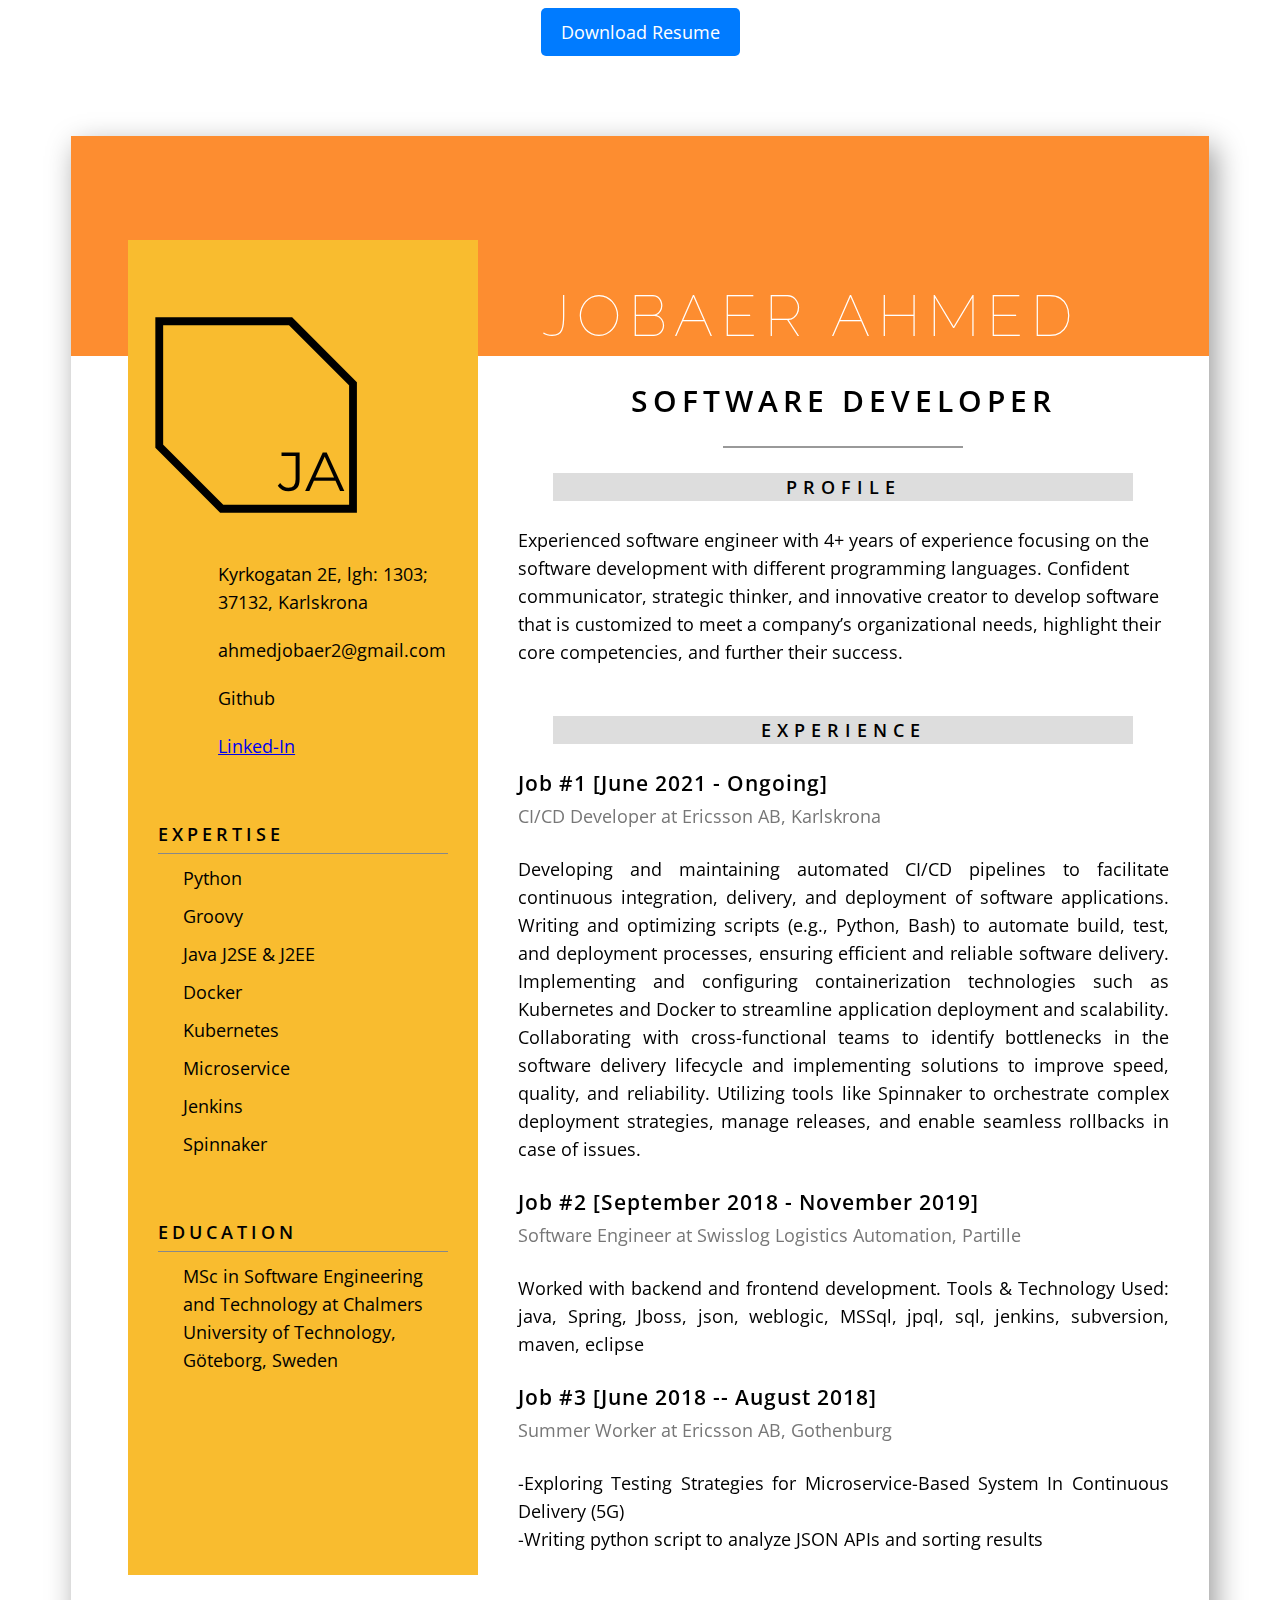
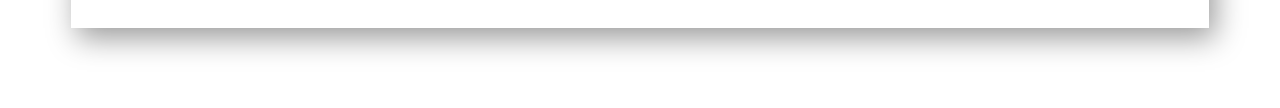
<file: work_info/resume.html>
<!DOCTYPE html>
<html lang="en">
    <head>
        <meta charset="UTF-8">
        <meta name="viewport" content="width=device-width, initial-scale=1.0">
        <title>Resume</title>
        <!-- Add the link to your Stylus CSS file here -->
        <link href="../css/resume_css.css" rel="stylesheet" />
        <!-- Add other font links and meta tags as needed -->
        <link href='https://fonts.googleapis.com/css?family=Open+Sans:300,400,600' rel='stylesheet' type='text/css'>
        <link href='https://fonts.googleapis.com/css?family=Raleway:100' rel='stylesheet' type='text/css'>
        <link href='https://fonts.googleapis.com/css?family=Montserrat' rel='stylesheet' type='text/css'>
    </head>
    <body>
        <div class="rela-block download-btn-container">
            <a href="ResumeOfJobaerAhmed.pdf" class="btn" download>Download Resume</a>
        </div>
        <div class="rela-block page">
            <div class="rela-block top-bar">
                <div class="caps name"><div class="abs-center">Jobaer Ahmed</div></div>
            </div>
            <div class="side-bar">
                <div class="mugshot">
                    <div class="logo">
                        <svg viewbox="0 0 80 80" class="rela-block logo-svg">
                            <path d="M 10 10 L 52 10 L 72 30 L 72 70 L 30 70 L 10 50 Z" stroke-width="2.5" fill="none"/>
                        </svg>
                        <p class="logo-text">JA</p>
                    </div>
                </div>
                <p class="rela-block social address">Kyrkogatan 2E, lgh: 1303;<br>37132, Karlskrona</p>
                <p class="rela-block social email">ahmedjobaer2@gmail.com</p>
                <p class="rela-block social github">Github</p>
                <p class="rela-block social linked-in"><a href="https://www.linkedin.com/in/ahmedjobaer/">Linked-In</a></p>
                <p class="rela-block caps side-header">Expertise</p>
                <p class="rela-block list-thing">Python</p>
                <p class="rela-block list-thing">Groovy</p>
                <p class="rela-block list-thing">Java J2SE & J2EE</p>
                <p class="rela-block list-thing">Docker</p>
                <p class="rela-block list-thing">Kubernetes</p>
                <p class="rela-block list-thing">Microservice</p>
                <p class="rela-block list-thing">Jenkins</p>
                <p class="rela-block list-thing">Spinnaker</p>
                <p class="rela-block caps side-header">Education</p>
                <p class="rela-block list-thing">MSc in Software Engineering and Technology
                    at Chalmers University of Technology, Göteborg, Sweden</p>
            </div>
            <div class="rela-block content-container">
                <h2 class="rela-block caps title">Software Developer</h2>
                <div class="rela-block separator"></div>
                <div class="rela-block caps greyed">Profile</div>
                <p class="long-margin">Experienced software engineer with 4+ years of experience focusing on the software development with different programming languages. Confident communicator, strategic thinker, and innovative creator to develop software that is customized to meet a company’s organizational needs, highlight their core competencies, and further their success.</p>
                <div class="rela-block caps greyed">Experience</div>

                <h3>Job #1 [June 2021 - Ongoing]</h3>
                <p class="light">CI/CD Developer at Ericsson AB, Karlskrona</p>
                <p class="justified">Developing and maintaining automated CI/CD pipelines to facilitate continuous integration, delivery, and deployment of software applications.
                    Writing and optimizing scripts (e.g., Python, Bash) to automate build, test, and deployment processes, ensuring efficient and reliable software delivery.
                    Implementing and configuring containerization technologies such as Kubernetes and Docker to streamline application deployment and scalability.
                    Collaborating with cross-functional teams to identify bottlenecks in the software delivery lifecycle and implementing solutions to improve speed, quality, and reliability.
                    Utilizing tools like Spinnaker to orchestrate complex deployment strategies, manage releases, and enable seamless rollbacks in case of issues.</p>


                <h3>Job #2 [September 2018 - November 2019]</h3>
                <p class="light">Software Engineer at Swisslog Logistics Automation, Partille</p>
                <p class="justified">Worked with backend and frontend development. Tools & Technology Used:
                    java, Spring, Jboss, json, weblogic, MSSql, jpql, sql, jenkins, subversion, maven, eclipse</p>


                <h3>Job #3 [June 2018 -- August 2018]</h3>
                <p class="light">Summer Worker at Ericsson AB, Gothenburg</p>
                <p class="justified">-Exploring Testing Strategies for Microservice-Based System In Continuous Delivery (5G)<br>
                    -Writing python script to analyze JSON APIs and sorting results</p>
            </div>
        </div>
    </body>
</html>
</file>
<file: css/resume_css.css>
/* CSS code converted from Stylus syntax */

/* MIXINS */
/* Dummy Variable */
/* The top, left, right, and bottom are optional */
/* Setup */
/* General Fonts and Classes and Setup Stuff */
* {
    box-sizing: border-box;
    transition: 0.35s ease;
}

.rela-block {
    display: block;
    position: relative;
    margin: auto;
}

.rela-inline {
    display: inline-block;
    position: relative;
    margin: auto;
}

.floated {
    display: inline-block;
    position: relative;
    float: left;
}

.abs-center {
    position: absolute;
    top: 150%;
    left: 65%;
    transform: translate(-50%, -50%);
    text-align: center;
    width: 88%;
}

/* COLORS */

/* PAGE STYLINGS */
body {
    font-family: 'Open Sans', sans-serif;
    font-size: 18px;
    letter-spacing: 0px;
    font-weight: 400;
    line-height: 28px;
    background: url('http://kingofwallpapers.com/leaves/leaves-016.jpg') right no-repeat;
    background-size: cover;
}

body:before {
    content: "";
    position: fixed;
    top: 0;
    right: 0;
    bottom: 0;
    left: 0;
    background-color: rgba(255, 255, 255, 0.92);
}

.btn {
    display: inline-block;
    padding: 10px 20px;
    background-color: #007bff;
    color: #fff;
    text-decoration: none;
    border-radius: 5px;
    transition: background-color 0.3s ease;
}

.btn:hover {
    background-color: #0056b3;
}

.download-btn-container {
    text-align: center;
    margin-bottom: 10px;
}

.caps {
    text-transform: uppercase;
}

.justified {
    text-align: justify;
}

p.light {
    color: #777;
}

h2 {
    font-family: 'Open Sans', sans-serif;
    font-size: 30px;
    letter-spacing: 5px;
    font-weight: 600;
    line-height: 40px;
    color: black;
}

h3 {
    font-family: 'Open Sans', sans-serif;
    font-size: 21px;
    letter-spacing: 1px;
    font-weight: 600;
    line-height: 28px;
    color: black;
}

.page {
    width: 90%;
    max-width: 1200px;
    margin: 80px auto;
    background-color: white;
    box-shadow: 6px 10px 28px 0px rgba(0, 0, 0, 0.4);
}

.top-bar {
    height: 220px;
    background-color: #fd8d30;
    color: white;
}

.name {
    position: absolute;
    top: 0;
    left: 0;
    right: 0;
    margin: 0 auto;
    height: 120px;
    text-align: center;
    font-family: 'Raleway', sans-serif;
    font-size: 58px;
    letter-spacing: 8px;
    font-weight: 100;
    line-height: 60px;
}

.name div {
    width: 94%;
}

.side-bar {
    position: absolute;
    top: 7%;
    left: 5%;
    height: 1335px;
    width: 350px;
    background-color: #f9bc2f;
    padding: 320px 30px 50px;
}

.mugshot {
    position: absolute;
    top: 50px;
    left: 0;
    width: 210px;
    height: 210px;
}

.logo {
    position: absolute;
    top: 0;
    left: 0;
    width: 250px;
    height: 250px;
    z-index: 100;
    margin: 0;
    color: black;
}

.logo .logo-svg {
    height: 100%;
    width: 100%;
    stroke: black;
    cursor: pointer;
}

.logo .logo-text {
    position: absolute;
    top: 45%;
    left: 60%;
    cursor: pointer;
    font-family: 'Montserrat', sans-serif;
    font-size: calc(250px / 5 + 250px / 50);
}

.social {
    padding-left: 60px;
    margin-bottom: 20px;
    cursor: pointer;
}

.social:before {
    content: "";
    position: absolute;
    top: -4px;
    left: 0;
    height: 35px;
    width: 35px;
    background-size: cover !important;
}

.social.address:before {
    background: url('https://www.iconfinder.com/icons/299061/download/png/64') center no-repeat;
}

.social.email:before {
    background: url('https://www.iconfinder.com/icons/7089163/download/png/64') center no-repeat;
}

.social.github:before {
    background: url('https://www.iconfinder.com/icons/2993772/download/png/64') center no-repeat;
}

.social.linked-in:before {
    background: url('https://www.iconfinder.com/icons/4102586/download/png/64') center no-repeat;
}

.side-header {
    font-family: 'Open Sans', sans-serif;
    font-size: 18px;
    letter-spacing: 4px;
    font-weight: 600;
    line-height: 28px;
    margin: 60px auto 10px;
    padding-bottom: 5px;
    border-bottom: 1px solid #888;
}

.list-thing {
    padding-left: 25px;
    margin-bottom: 10px;
}

.content-container {
    margin-right: 0;
    width: calc(95% - 350px);
    padding: 25px 40px 50px;
}

.content-container > * {
    margin: 0 auto 25px;
}

.content-container > h3 {
    margin: 0 auto 5px;
}

.content-container > p.long-margin {
    margin: 0 auto 50px;
}

.title {
    width: 80%;
    text-align: center;
}

.separator {
    width: 240px;
    height: 2px;
    background-color: #999;
}

.greyed {
    background-color: #DDD;
    width: 100%;
    max-width: 580px;
    text-align: center;
    font-family: 'Open Sans', sans-serif;
    font-size: 18px;
    letter-spacing: 6px;
    font-weight: 600;
    line-height: 28px;
}

@media screen and (max-width: 1150px) {
    .name {
        color: white;
        font-family: 'Raleway', sans-serif;
        font-size: 38px;
        letter-spacing: 6px;
        font-weight: 100;
        line-height: 48px;
    }
}
</file>
